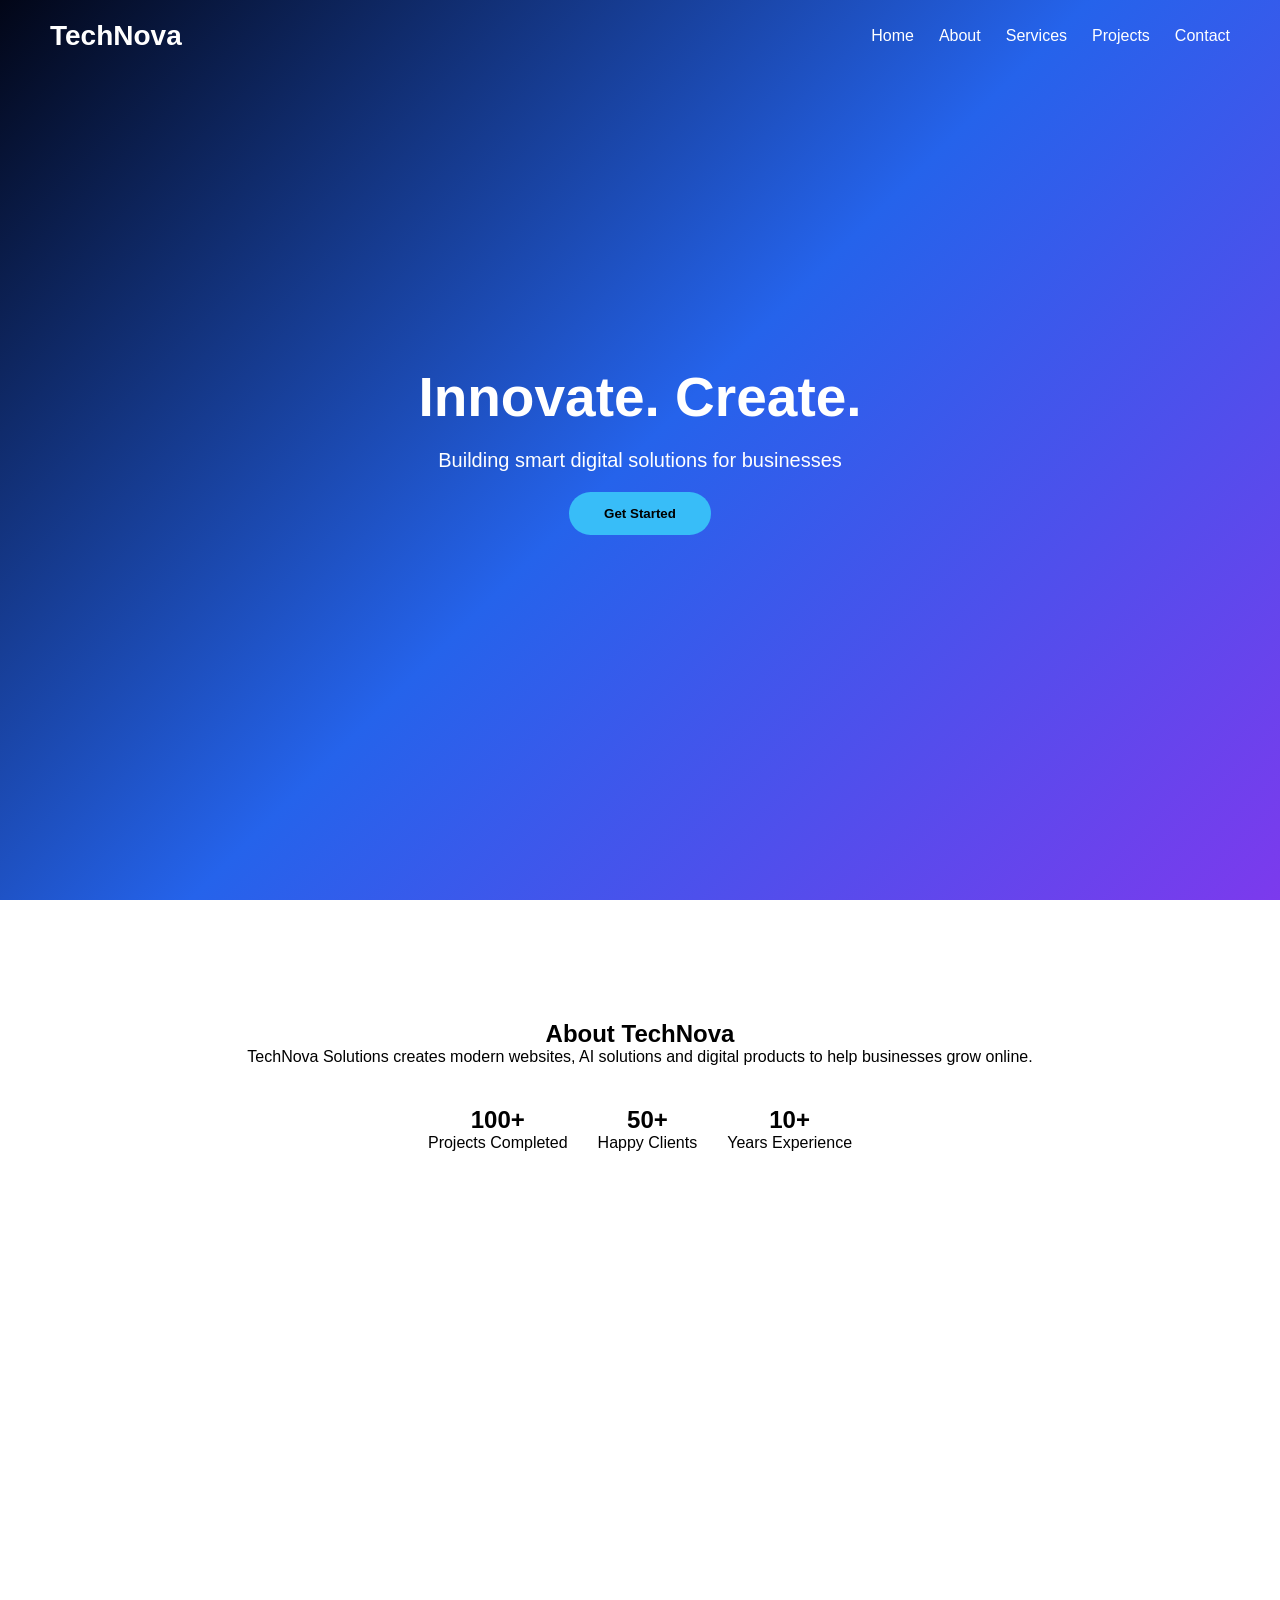
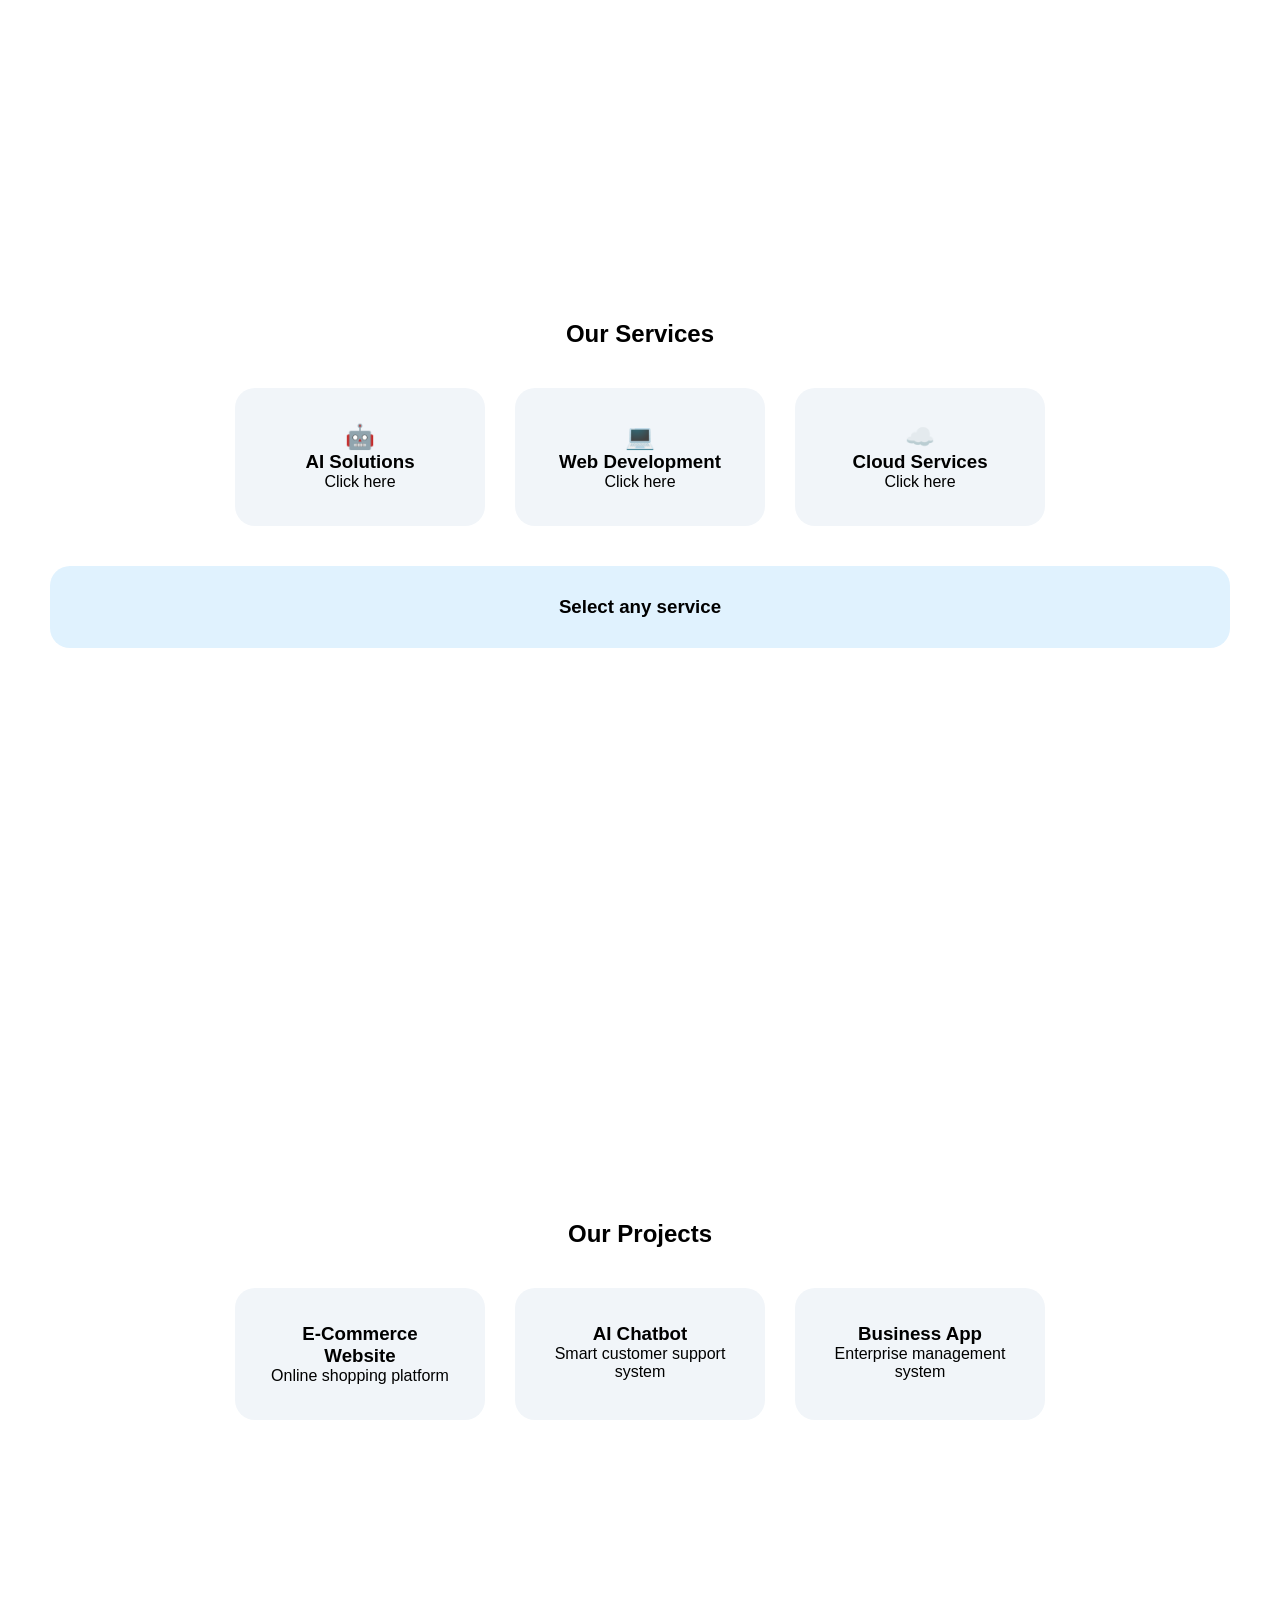
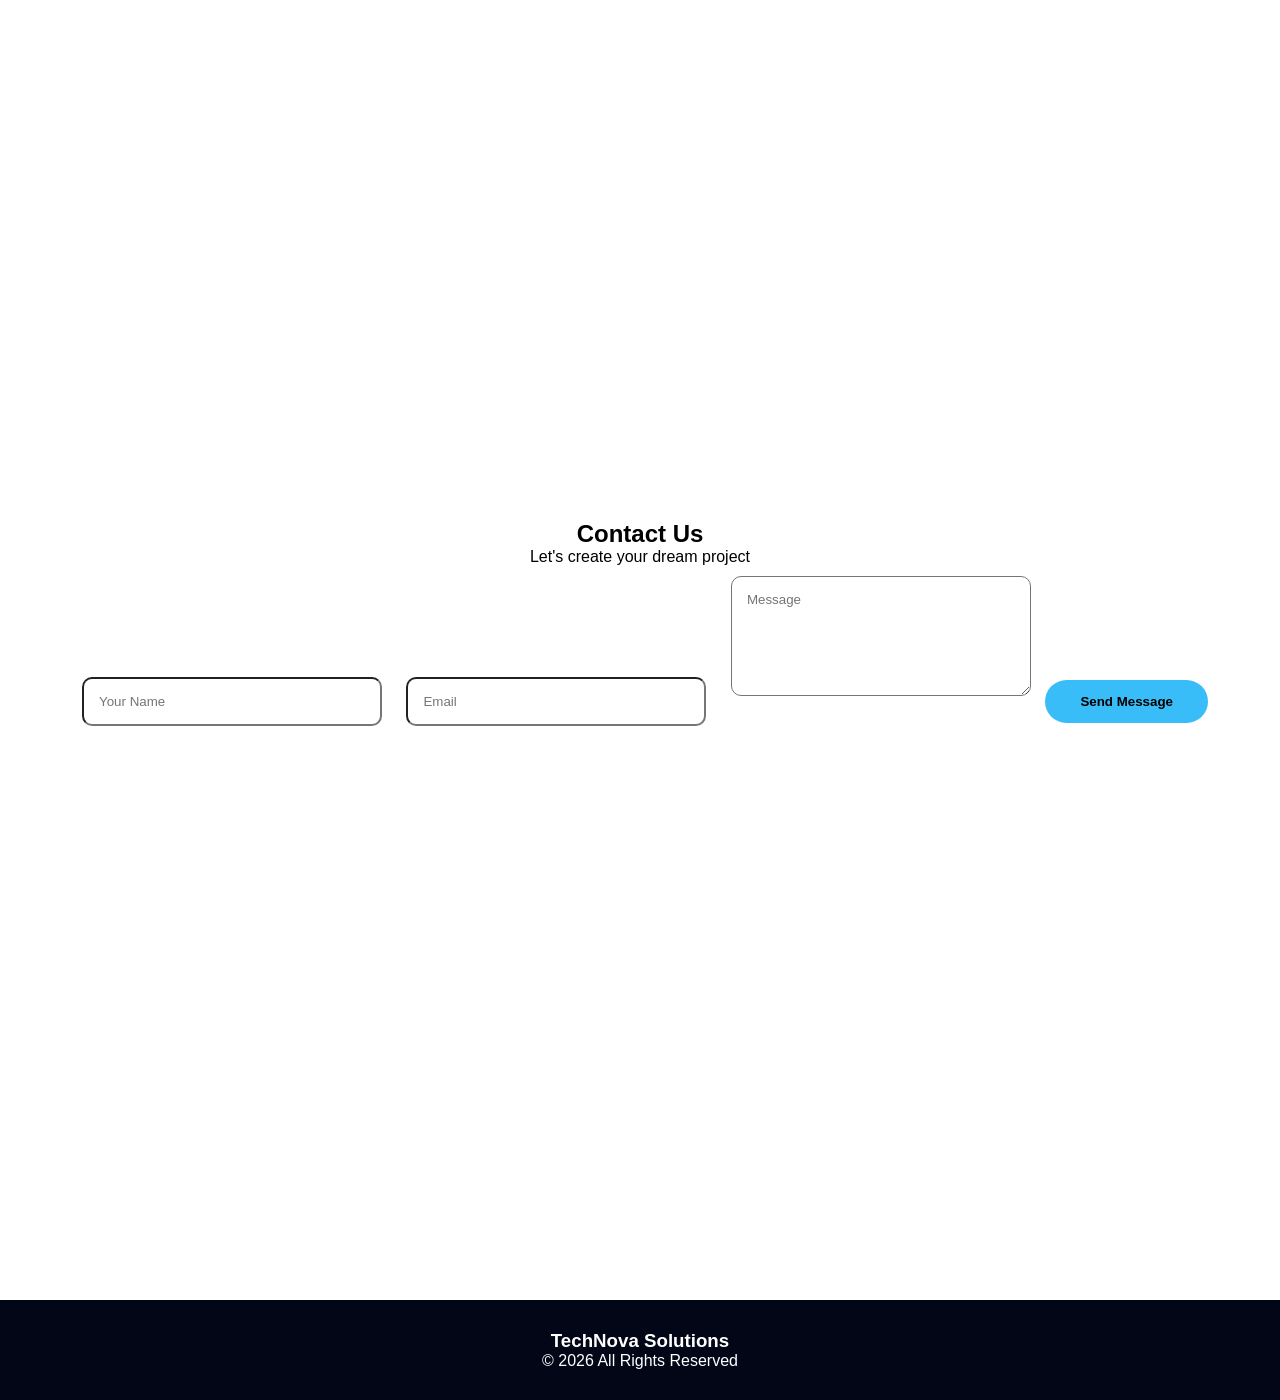
<file: index.html>
<!DOCTYPE html>
<html lang="en">

<head>

<meta charset="UTF-8">

<meta name="viewport" content="width=device-width, initial-scale=1.0">

<title>TechNova Solutions</title>

<link rel="stylesheet" href="style.css">

</head>


<body>


<nav id="navbar">


<div class="logo">
TechNova
</div>


<ul class="nav-links">

<li><a href="#home">Home</a></li>

<li><a href="#about">About</a></li>

<li><a href="#services">Services</a></li>

<li><a href="#projects">Projects</a></li>

<li><a href="#contact">Contact</a></li>

</ul>


<div class="menu-btn" onclick="toggleMenu()">
☰
</div>


</nav>





<section id="home">


<h1 id="typing"></h1>


<p>
Building smart digital solutions for businesses
</p>


<button onclick="explore()">
Get Started
</button>


</section>








<section id="about">


<h2>About TechNova</h2>


<p>

TechNova Solutions creates modern websites,
AI solutions and digital products to help
businesses grow online.

</p>



<div class="stats">


<div>

<h2>100+</h2>

<p>
Projects Completed
</p>

</div>



<div>

<h2>50+</h2>

<p>
Happy Clients
</p>

</div>




<div>

<h2>10+</h2>

<p>
Years Experience
</p>

</div>


</div>


</section>









<section id="services">


<h2>Our Services</h2>



<div class="cards">



<div class="card" onclick="showService('AI')">

<h1>🤖</h1>

<h3>AI Solutions</h3>

<p>
Click here
</p>


</div>





<div class="card" onclick="showService('WEB')">

<h1>💻</h1>

<h3>Web Development</h3>

<p>
Click here
</p>


</div>






<div class="card" onclick="showService('CLOUD')">


<h1>☁️</h1>

<h3>Cloud Services</h3>

<p>
Click here
</p>


</div>



</div>





<div id="service-info">

<h3>Select any service</h3>

</div>



</section>









<section id="projects">


<h2>Our Projects</h2>



<div class="cards">


<div class="card">

<h3>E-Commerce Website</h3>

<p>
Online shopping platform
</p>

</div>




<div class="card">

<h3>AI Chatbot</h3>

<p>
Smart customer support system
</p>

</div>





<div class="card">

<h3>Business App</h3>

<p>
Enterprise management system
</p>

</div>



</div>


</section>









<section id="contact">


<h2>Contact Us</h2>


<p>
Let's create your dream project
</p>



<form>


<input placeholder="Your Name">


<input placeholder="Email">



<textarea placeholder="Message"></textarea>



<button>
Send Message
</button>


</form>



</section>








<footer>


<h3>
TechNova Solutions
</h3>


<p>
© 2026 All Rights Reserved
</p>


</footer>






<script src="script.js"></script>


</body>

</html>
</file>
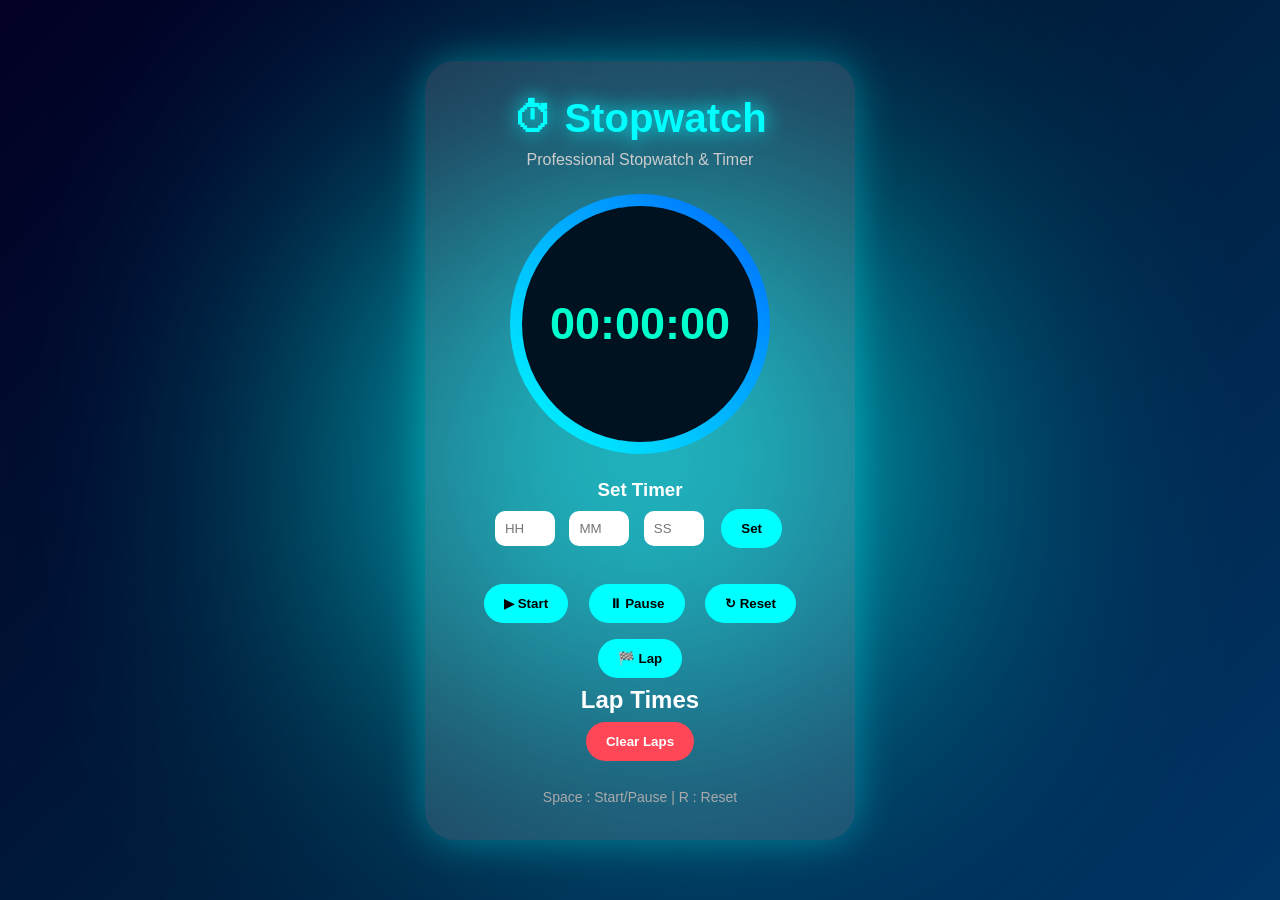
<file: stopwatch.html>
<!DOCTYPE html>
<html lang="en">

<head>

<meta charset="UTF-8">

<meta name="viewport" content="width=device-width, initial-scale=1.0">

<title>Time Master Stopwatch</title>

<link rel="stylesheet" href="stopwatch-style.css">

</head>


<body>


<div class="background"></div>


<div class="container">


<h1>⏱ Stopwatch</h1>

<p class="subtitle">
Professional Stopwatch & Timer
</p>



<div class="clock">

<div id="display">
00:00:00
</div>

</div>




<div class="timer-box">


<h3>Set Timer</h3>


<input type="number" id="hour" placeholder="HH">

<input type="number" id="minute" placeholder="MM">

<input type="number" id="second" placeholder="SS">


<button onclick="setTimer()">
Set
</button>


</div>





<div class="buttons">


<button onclick="start()">
▶ Start
</button>


<button onclick="pause()">
⏸ Pause
</button>


<button onclick="reset()">
↻ Reset
</button>


<button onclick="lap()">
🏁 Lap
</button>


</div>




<div class="lap-section">


<h2>Lap Times</h2>


<ul id="laps"></ul>


<button class="clear" onclick="clearLaps()">
Clear Laps
</button>


</div>



<p class="keys">
Space : Start/Pause | R : Reset
</p>



</div>



<script src="stopwatch-script.js"></script>


</body>

</html>
</file>
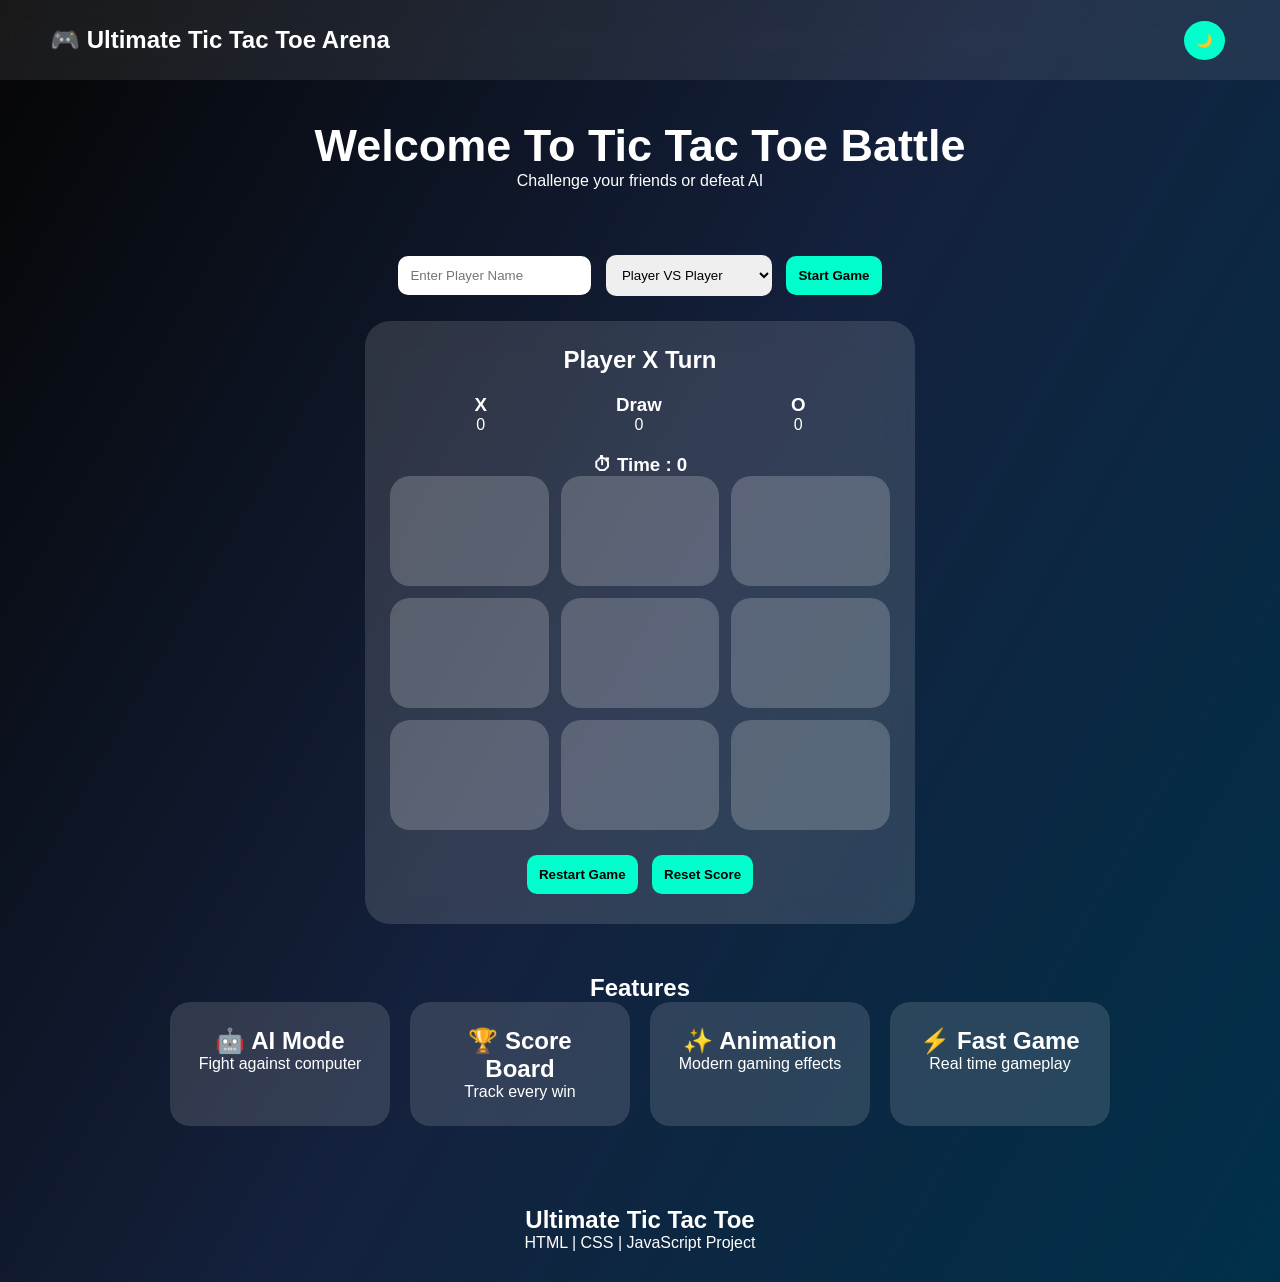
<file: tic-tac-toe.html>
<!DOCTYPE html>
<html lang="en">

<head>

<meta charset="UTF-8">

<meta name="viewport" content="width=device-width, initial-scale=1.0">

<title>Ultimate Tic Tac Toe Arena</title>

<link rel="stylesheet" href="tic-tac-toe-style.css">

</head>


<body>


<nav>

<h1>🎮 Ultimate Tic Tac Toe Arena</h1>

<button onclick="toggleTheme()">🌙</button>

</nav>



<section class="hero">


<h2>Welcome To Tic Tac Toe Battle</h2>

<p>
Challenge your friends or defeat AI
</p>


</section>





<section class="controls">


<input 
id="playerName"
placeholder="Enter Player Name">



<select id="mode">

<option value="human">
Player VS Player
</option>


<option value="computer">
Player VS Computer
</option>


</select>




<button onclick="startGame()">
Start Game
</button>


</section>







<div class="game-box">



<div class="status">


<h2 id="turn">
Player X Turn
</h2>


<div class="score">


<div>
<h3>X</h3>
<span id="xScore">0</span>
</div>


<div>
<h3>Draw</h3>
<span id="drawScore">0</span>
</div>


<div>
<h3>O</h3>
<span id="oScore">0</span>
</div>


</div>




<h3>
⏱ Time :
<span id="timer">
0
</span>
</h3>



</div>







<div id="board" class="board"></div>






<div class="buttons">


<button onclick="restartGame()">
Restart Game
</button>



<button onclick="resetScore()">
Reset Score
</button>


</div>




</div>








<section class="features">


<h1>
Features
</h1>



<div class="feature-container">



<div class="card">

<h2>🤖 AI Mode</h2>

<p>
Fight against computer
</p>

</div>



<div class="card">

<h2>🏆 Score Board</h2>

<p>
Track every win
</p>

</div>




<div class="card">

<h2>✨ Animation</h2>

<p>
Modern gaming effects
</p>

</div>




<div class="card">

<h2>⚡ Fast Game</h2>

<p>
Real time gameplay
</p>

</div>



</div>


</section>






<footer>

<h2>
Ultimate Tic Tac Toe
</h2>

<p>
HTML | CSS | JavaScript Project
</p>


</footer>





<script src="tic-tac-toe-script.js"></script>


</body>

</html>
</file>
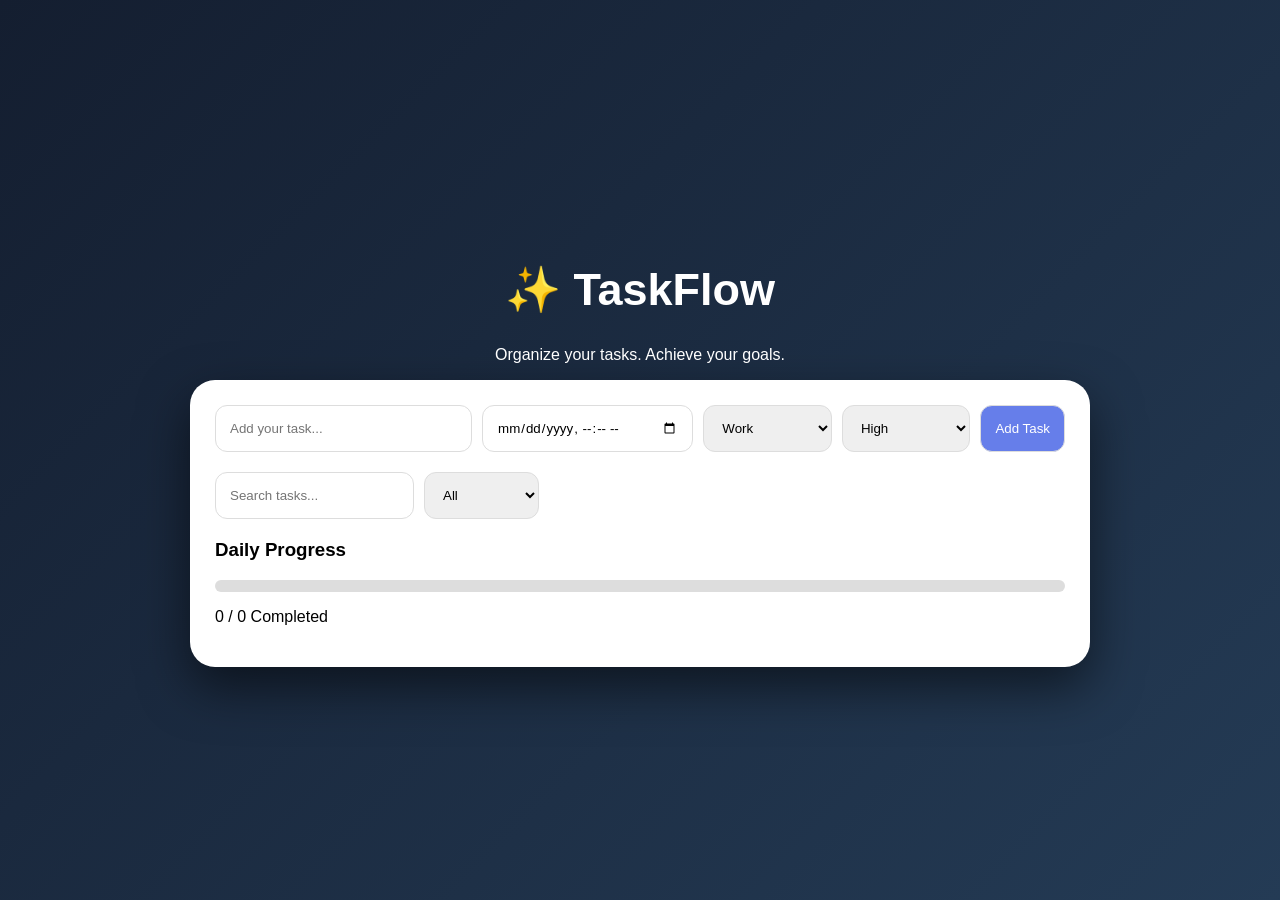
<file: todo.html>
<!DOCTYPE html>
<html>

<head>

<title>TaskFlow Todo App</title>

<link rel="stylesheet" href="todo-design.css">

</head>


<body>


<div class="container">


<header>

<h1>✨ TaskFlow</h1>

<p>Organize your tasks. Achieve your goals.</p>

</header>



<div class="dashboard">



<div class="input-area">


<input 
id="taskInput"
placeholder="Add your task...">



<input 
type="datetime-local"
id="taskDate">



<select id="category">

<option>Work</option>
<option>Study</option>
<option>Personal</option>

</select>



<select id="priority">

<option>High</option>
<option>Medium</option>
<option>Low</option>

</select>



<button onclick="addTask()">
Add Task
</button>


</div>




<div class="controls">


<input
id="search"
placeholder="Search tasks..."
onkeyup="showTasks()">



<select id="filter"
onchange="showTasks()">


<option value="all">
All
</option>


<option value="done">
Completed
</option>


<option value="pending">
Pending
</option>


</select>


</div>




<div class="progress">


<h3>Daily Progress</h3>


<div class="bar">

<div id="progressBar"></div>

</div>


<p id="count"></p>


</div>




<ul id="taskList"></ul>



</div>


</div>



<script src="todo-function.js"></script>


</body>

</html>
</file>
<file: style.css>
*{

margin:0;
padding:0;
box-sizing:border-box;

font-family:Arial,sans-serif;

}


html{

scroll-behavior:smooth;

}



#navbar{

position:fixed;

top:0;

width:100%;


display:flex;

justify-content:space-between;

align-items:center;


padding:20px 50px;


z-index:1000;


transition:.4s;


}



#navbar.active{

background:#020617;

box-shadow:0 5px 20px #0005;

}



.logo{

font-size:28px;

font-weight:bold;

color:white;

}



.nav-links{

display:flex;

gap:25px;

list-style:none;

}


.nav-links a{

color:white;

text-decoration:none;

}




.menu-btn{

display:none;

color:white;

font-size:30px;

cursor:pointer;

}






#home{


height:100vh;


background:

linear-gradient(
135deg,
#020617,
#2563eb,
#7c3aed
);


display:flex;

flex-direction:column;

justify-content:center;

align-items:center;


color:white;

text-align:center;


}



#home h1{

font-size:55px;

}



#home p{

font-size:20px;

margin:20px;

}





button{

padding:14px 35px;

border:none;

border-radius:30px;

background:#38bdf8;

cursor:pointer;

font-weight:bold;

}




section{

min-height:100vh;

padding:120px 50px;

text-align:center;


}




.stats,
.cards{

display:flex;

justify-content:center;

gap:30px;

margin-top:40px;

}




.card{


background:#f1f5f9;


padding:35px;


width:250px;


border-radius:20px;


transition:.3s;


cursor:pointer;


}



.card:hover{


transform:translateY(-15px);


box-shadow:0 10px 25px #999;


}





#service-info{


margin-top:40px;


padding:30px;


background:#e0f2fe;


border-radius:20px;


}





input,
textarea{


width:300px;

padding:15px;

margin:10px;


border-radius:10px;


}





textarea{

height:120px;

}




footer{


background:#020617;

color:white;

padding:30px;

text-align:center;


}





@media(max-width:768px){


.nav-links{

display:none;

position:absolute;

right:0;

top:70px;

background:#020617;

flex-direction:column;

padding:20px;

}



.nav-links.show{

display:flex;

}



.menu-btn{

display:block;

}



.cards,
.stats{

flex-direction:column;

align-items:center;

}



#home h1{

font-size:35px;

}


}
</file>
<file: stopwatch-style.css>
*{

margin:0;
padding:0;
box-sizing:border-box;
font-family:'Segoe UI',sans-serif;

}



body{

height:100vh;

display:flex;

justify-content:center;

align-items:center;

overflow:hidden;

background:
linear-gradient(135deg,#020024,#001d3d,#003566);

color:white;

}




.background{


position:absolute;

width:500px;

height:500px;

background:#00ffff;

border-radius:50%;

filter:blur(150px);

animation:move 5s infinite alternate;


}




@keyframes move{


from{

transform:translate(-250px,-150px);

}


to{

transform:translate(250px,150px);

}


}





.container{


position:relative;


width:430px;


padding:35px;


border-radius:30px;


background:rgba(255,255,255,.12);


backdrop-filter:blur(20px);


box-shadow:
0 0 40px #00ffff55;


text-align:center;


animation:show 1s;


}




@keyframes show{


from{

opacity:0;

transform:scale(.8);

}


to{

opacity:1;

transform:scale(1);

}


}





h1{


font-size:40px;

color:#00ffff;

text-shadow:0 0 20px cyan;


}



.subtitle{


margin:10px;

color:#ccc;


}





.clock{


width:260px;

height:260px;

margin:25px auto;


border-radius:50%;


padding:12px;


background:
linear-gradient(45deg,#00ffff,#0066ff);


}




#display{


height:100%;


border-radius:50%;


background:#00111f;


display:flex;


justify-content:center;


align-items:center;


font-size:45px;


font-weight:bold;


color:#00ffcc;


}




.timer-box input{


width:60px;

padding:10px;

margin:5px;


border-radius:10px;

border:none;


}





button{


padding:12px 20px;


margin:8px;


border:none;


border-radius:25px;


cursor:pointer;


background:#00ffff;


font-weight:bold;


transition:.3s;


}



button:hover{


transform:scale(1.1);


box-shadow:0 0 20px cyan;


}





.buttons{


margin-top:20px;


}





ul{


list-style:none;


max-height:130px;


overflow:auto;


}




li{


background:#ffffff22;


padding:10px;


margin:8px;


border-radius:15px;


animation:slide .3s;


}




@keyframes slide{


from{

opacity:0;

transform:translateX(-20px);

}


to{

opacity:1;

}


}




.clear{


background:#ff4757;

color:white;


}



.keys{


margin-top:20px;

color:#aaa;

font-size:14px;

}
</file>
<file: tic-tac-toe-style.css>
*{

margin:0;
padding:0;
box-sizing:border-box;

font-family:Arial,Helvetica,sans-serif;

}



body{

min-height:100vh;

background:
linear-gradient(120deg,#050505,#14213d,#003049);

color:white;

}



nav{

height:80px;

display:flex;

justify-content:space-between;

align-items:center;

padding:20px 50px;

background:#ffffff15;

backdrop-filter:blur(15px);

}



nav button{

padding:12px;

border-radius:50%;

cursor:pointer;

}




.hero{

text-align:center;

padding:40px;

}



.hero h2{

font-size:45px;

}



.controls{

text-align:center;

margin:20px;

}



input,select,button{


padding:12px;

border-radius:10px;

border:none;

margin:5px;

}




button{

background:#00ffcc;

font-weight:bold;

cursor:pointer;

transition:.3s;

}



button:hover{

transform:scale(1.08);

}




.game-box{


width:90%;

max-width:550px;

margin:auto;

padding:25px;

background:#ffffff22;

border-radius:25px;

backdrop-filter:blur(15px);

}




.status{

text-align:center;

}



.score{


display:flex;

justify-content:space-around;

margin:20px;


}



.board{


display:grid;

grid-template-columns:repeat(3,1fr);

gap:12px;


}




.cell{


height:110px;

background:#ffffff33;

border-radius:20px;

display:flex;

align-items:center;

justify-content:center;

font-size:60px;

cursor:pointer;

animation:show .3s;

}



.cell:hover{

background:#00ffcc55;

}




.win{

background:#00ff00aa;

animation:pulse 1s infinite;

}




.buttons{

text-align:center;

margin-top:20px;

}





.features{

padding:50px;

text-align:center;

}




.feature-container{


display:flex;

justify-content:center;

gap:20px;

flex-wrap:wrap;


}



.card{


width:220px;

padding:25px;

background:#ffffff22;

border-radius:20px;


}





footer{


text-align:center;

padding:30px;


}




.dark{

background:#111;

}




@keyframes show{


from{

transform:scale(0);

}


to{

transform:scale(1);

}

}





@keyframes pulse{


50%{

box-shadow:0 0 35px yellow;

}


}






@media(max-width:600px){


.cell{

height:80px;

font-size:40px;

}


.hero h2{

font-size:30px;

}


}
</file>
<file: todo-design.css>
*{

box-sizing:border-box;
font-family:'Segoe UI',sans-serif;

}



body{

margin:0;
height:100vh;


background:
linear-gradient(
135deg,
#141e30,
#243b55
);


display:flex;
justify-content:center;
align-items:center;


}



.container{

width:90%;
max-width:900px;

animation:appear 1s;


}



@keyframes appear{


from{

opacity:0;
transform:translateY(40px);

}


to{

opacity:1;

}


}



header{

text-align:center;
color:white;

}



header h1{

font-size:45px;

}




.dashboard{


background:white;

padding:25px;

border-radius:25px;


box-shadow:
0 20px 50px #0008;


}




.input-area{


display:grid;


grid-template-columns:
2fr 1fr 1fr 1fr auto;


gap:10px;


}




input,select,button{


padding:14px;

border-radius:12px;

border:1px solid #ddd;


}




button{


background:#667eea;

color:white;

cursor:pointer;

transition:.3s;


}



button:hover{

transform:scale(1.08);

}



.controls{

display:flex;

gap:10px;

margin-top:20px;


}




.progress{

margin-top:20px;


}




.bar{


height:12px;

background:#ddd;

border-radius:20px;

overflow:hidden;


}




#progressBar{


height:100%;

width:0%;


background:#00c853;


transition:.5s;


}




li{


list-style:none;

background:#f4f7ff;


margin:12px 0;


padding:18px;


border-radius:18px;


display:flex;

justify-content:space-between;


animation:slide .4s;


}




@keyframes slide{


from{

opacity:0;

transform:translateX(-30px);

}


to{

opacity:1;

}


}





.completed{


text-decoration:line-through;

opacity:.5;


}





.task-info{


display:flex;

flex-direction:column;

gap:6px;


}




.actions button{

margin-left:5px;

}



.delete{

background:#ff4757;

}



.edit{

background:#ffa502;

}




@media(max-width:700px){


.input-area{

grid-template-columns:1fr;

}



.controls{

flex-direction:column;

}


}
</file>
